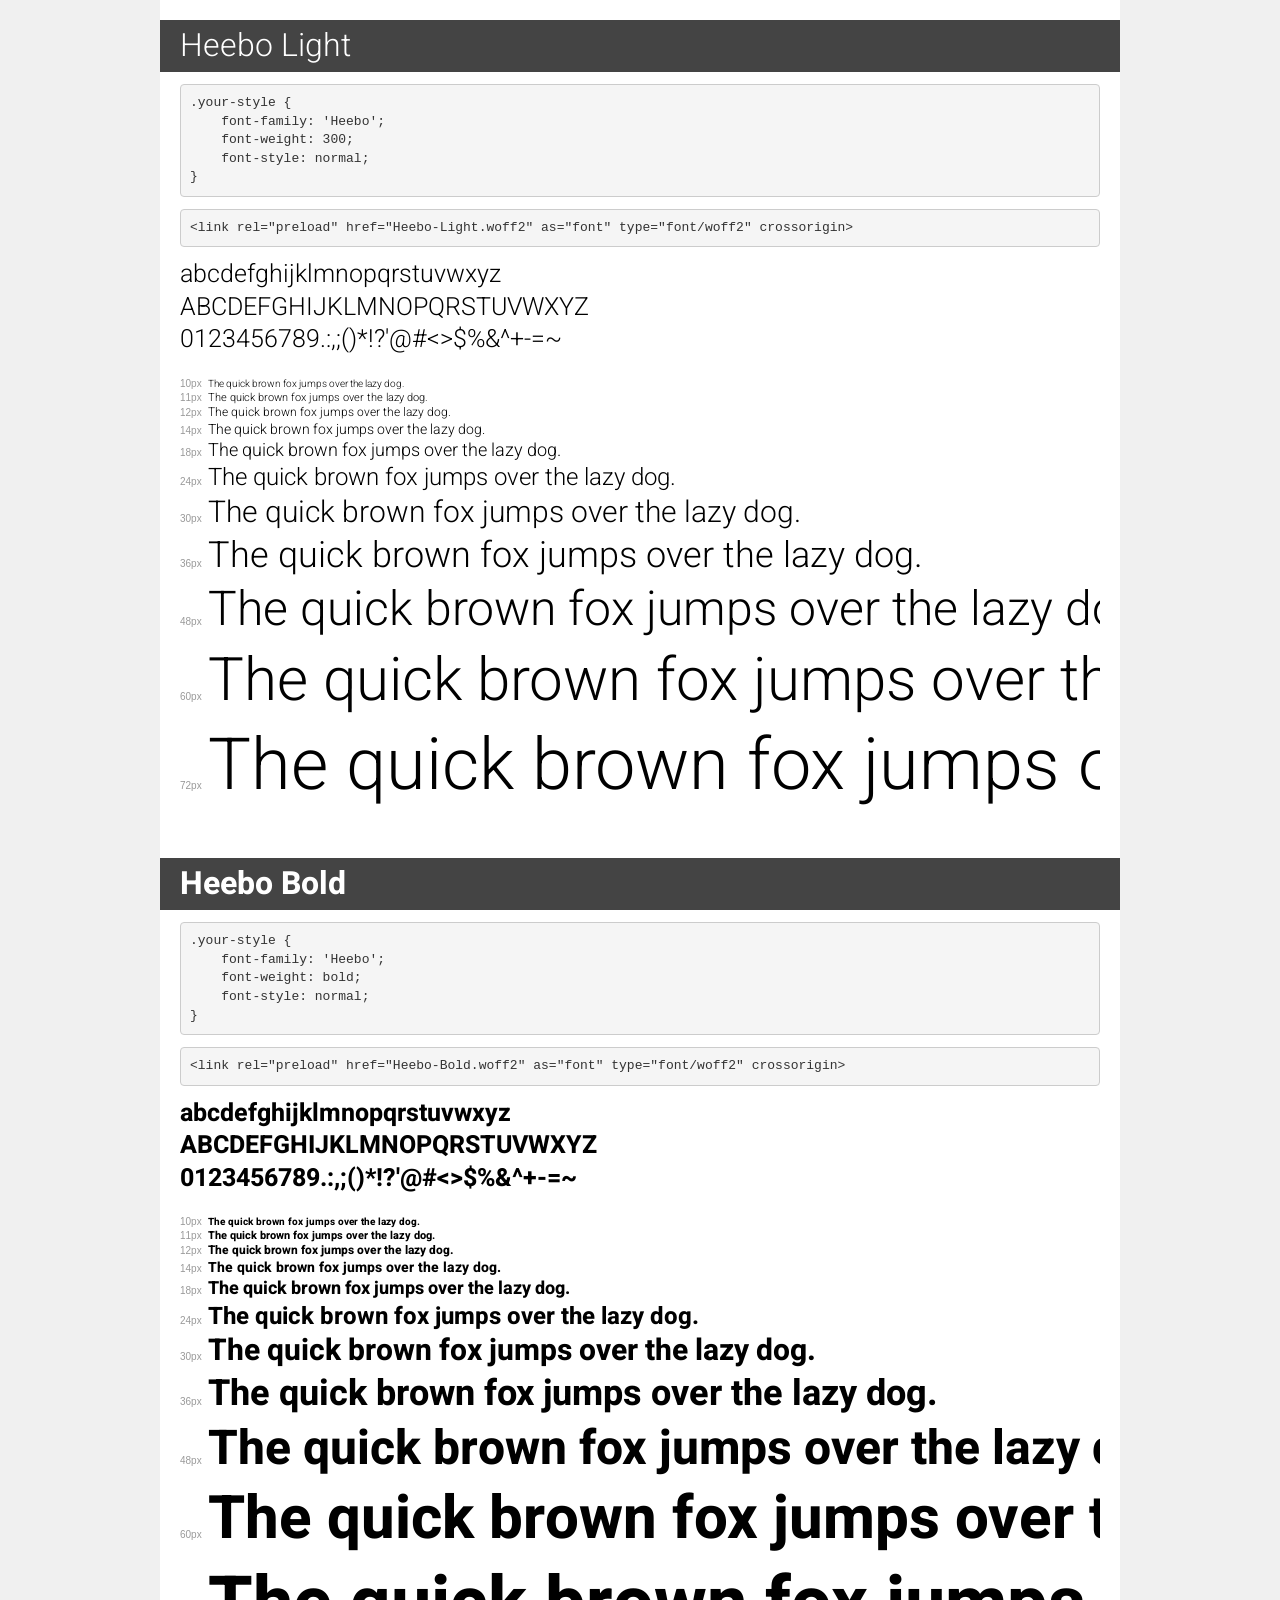
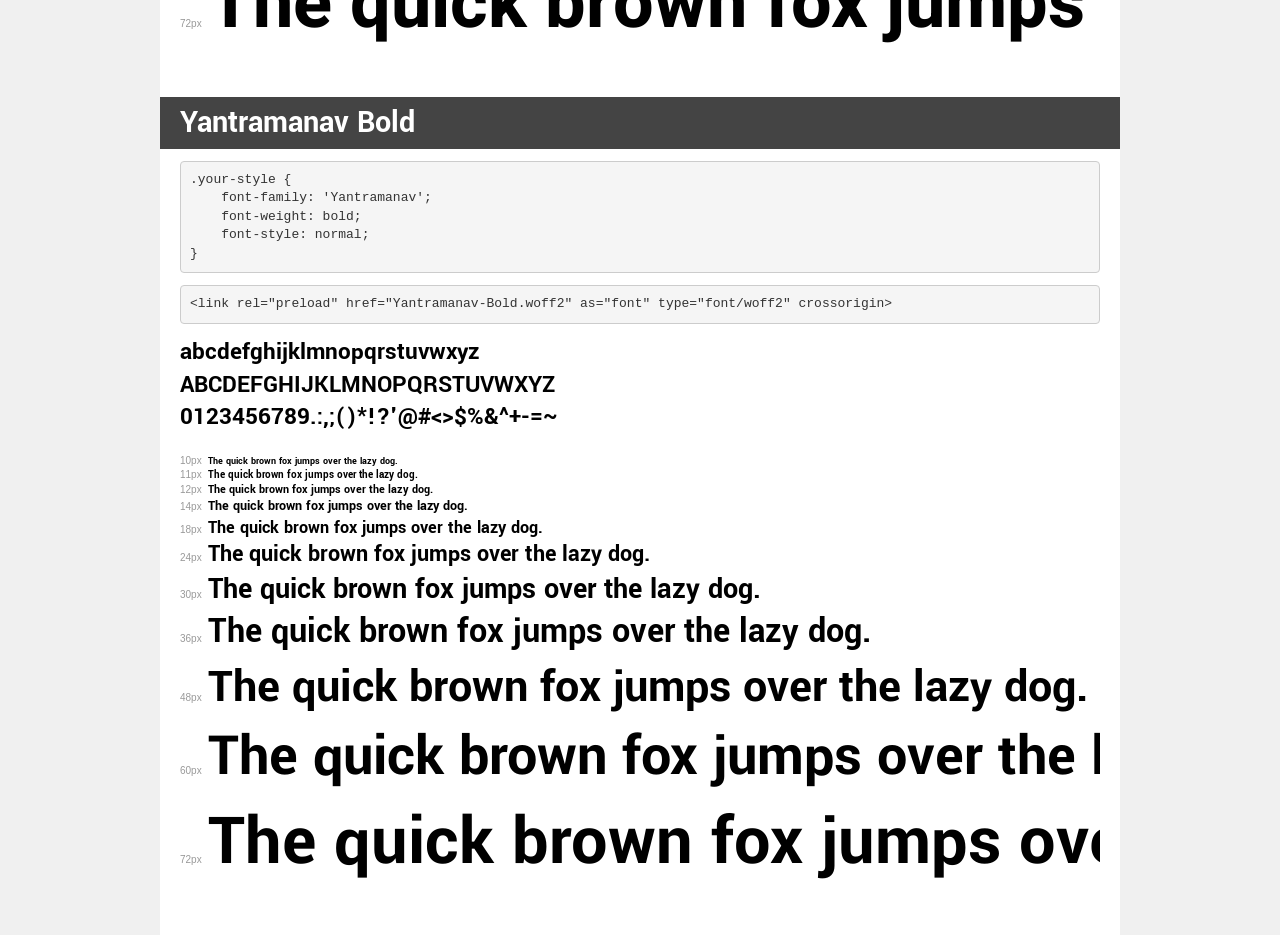
<file: fonts/demo.html>
<!DOCTYPE html>
<html lang="en">
<head>
    <meta charset="utf-8">
    <meta http-equiv="X-UA-Compatible" content="IE=edge">
    <meta name="viewport" content="width=device-width, initial-scale=1">
    <meta name="robots" content="noindex, noarchive">
    <meta name="format-detection" content="telephone=no">
    <title>Transfonter demo</title>
    <link href="stylesheet.css" rel="stylesheet">
    <style>
        /*
        http://meyerweb.com/eric/tools/css/reset/
        v2.0 | 20110126
        License: none (public domain)
        */
        html, body, div, span, applet, object, iframe,
        h1, h2, h3, h4, h5, h6, p, blockquote, pre,
        a, abbr, acronym, address, big, cite, code,
        del, dfn, em, img, ins, kbd, q, s, samp,
        small, strike, strong, sub, sup, tt, var,
        b, u, i, center,
        dl, dt, dd, ol, ul, li,
        fieldset, form, label, legend,
        table, caption, tbody, tfoot, thead, tr, th, td,
        article, aside, canvas, details, embed,
        figure, figcaption, footer, header, hgroup,
        menu, nav, output, ruby, section, summary,
        time, mark, audio, video {
            margin: 0;
            padding: 0;
            border: 0;
            font-size: 100%;
            font: inherit;
            vertical-align: baseline;
        }
        /* HTML5 display-role reset for older browsers */
        article, aside, details, figcaption, figure,
        footer, header, hgroup, menu, nav, section {
            display: block;
        }
        body {
            line-height: 1;
        }
        ol, ul {
            list-style: none;
        }
        blockquote, q {
            quotes: none;
        }
        blockquote:before, blockquote:after,
        q:before, q:after {
            content: '';
            content: none;
        }
        table {
            border-collapse: collapse;
            border-spacing: 0;
        }
        /* demo styles */
        body {
            background: #f0f0f0;
            color: #000;
        }
        .page {
            background: #fff;
            width: 920px;
            margin: 0 auto;
            padding: 20px 20px 0 20px;
            overflow: hidden;
        }
        .font-container {
            overflow-x: auto;
            overflow-y: hidden;
            margin-bottom: 40px;
            line-height: 1.3;
            white-space: nowrap;
            padding-bottom: 5px;
        }
        h1 {
            position: relative;
            background: #444;
            font-size: 32px;
            color: #fff;
            padding: 10px 20px;
            margin: 0 -20px 12px -20px;
        }
        .letters {
            font-size: 25px;
            margin-bottom: 20px;
        }
        .s10:before {
            content: '10px';
        }
        .s11:before {
            content: '11px';
        }
        .s12:before {
            content: '12px';
        }
        .s14:before {
            content: '14px';
        }
        .s18:before {
            content: '18px';
        }
        .s24:before {
            content: '24px';
        }
        .s30:before {
            content: '30px';
        }
        .s36:before {
            content: '36px';
        }
        .s48:before {
            content: '48px';
        }
        .s60:before {
            content: '60px';
        }
        .s72:before {
            content: '72px';
        }
        .s10:before, .s11:before, .s12:before, .s14:before,
        .s18:before, .s24:before, .s30:before, .s36:before,
        .s48:before, .s60:before, .s72:before {
            font-family: Arial, sans-serif;
            font-size: 10px;
            font-weight: normal;
            font-style: normal;
            color: #999;
            padding-right: 6px;
        }
        pre {
            display: block;
            padding: 9px;
            margin: 0 0 12px;
            font-family: Monaco, Menlo, Consolas, "Courier New", monospace;
            font-size: 13px;
            line-height: 1.428571429;
            color: #333;
            font-weight: normal;
            font-style: normal;
            background-color: #f5f5f5;
            border: 1px solid #ccc;
            overflow-x: auto;
            border-radius: 4px;
        }
        /* responsive */
        @media (max-width: 959px) {
            .page {
                width: auto;
                margin: 0;
            }
        }
    </style>
</head>
<body>
<div class="page">
    <div class="demo">
        <h1 style="font-family: 'Heebo'; font-weight: 300; font-style: normal;">Heebo Light</h1>
        <pre title="Usage">.your-style {
    font-family: 'Heebo';
    font-weight: 300;
    font-style: normal;
}</pre>
        <pre title="Preload (optional)">
&lt;link rel=&quot;preload&quot; href=&quot;Heebo-Light.woff2&quot; as=&quot;font&quot; type=&quot;font/woff2&quot; crossorigin&gt;</pre>
        <div class="font-container" style="font-family: 'Heebo'; font-weight: 300; font-style: normal;">
            <p class="letters">
                abcdefghijklmnopqrstuvwxyz<br>
ABCDEFGHIJKLMNOPQRSTUVWXYZ<br>
                0123456789.:,;()*!?'@#&lt;&gt;$%&^+-=~
            </p>
            <p class="s10" style="font-size: 10px;">The quick brown fox jumps over the lazy dog.</p>
            <p class="s11" style="font-size: 11px;">The quick brown fox jumps over the lazy dog.</p>
            <p class="s12" style="font-size: 12px;">The quick brown fox jumps over the lazy dog.</p>
            <p class="s14" style="font-size: 14px;">The quick brown fox jumps over the lazy dog.</p>
            <p class="s18" style="font-size: 18px;">The quick brown fox jumps over the lazy dog.</p>
            <p class="s24" style="font-size: 24px;">The quick brown fox jumps over the lazy dog.</p>
            <p class="s30" style="font-size: 30px;">The quick brown fox jumps over the lazy dog.</p>
            <p class="s36" style="font-size: 36px;">The quick brown fox jumps over the lazy dog.</p>
            <p class="s48" style="font-size: 48px;">The quick brown fox jumps over the lazy dog.</p>
            <p class="s60" style="font-size: 60px;">The quick brown fox jumps over the lazy dog.</p>
            <p class="s72" style="font-size: 72px;">The quick brown fox jumps over the lazy dog.</p>
        </div>
    </div>

    <div class="demo">
        <h1 style="font-family: 'Heebo'; font-weight: bold; font-style: normal;">Heebo Bold</h1>
        <pre title="Usage">.your-style {
    font-family: 'Heebo';
    font-weight: bold;
    font-style: normal;
}</pre>
        <pre title="Preload (optional)">
&lt;link rel=&quot;preload&quot; href=&quot;Heebo-Bold.woff2&quot; as=&quot;font&quot; type=&quot;font/woff2&quot; crossorigin&gt;</pre>
        <div class="font-container" style="font-family: 'Heebo'; font-weight: bold; font-style: normal;">
            <p class="letters">
                abcdefghijklmnopqrstuvwxyz<br>
ABCDEFGHIJKLMNOPQRSTUVWXYZ<br>
                0123456789.:,;()*!?'@#&lt;&gt;$%&^+-=~
            </p>
            <p class="s10" style="font-size: 10px;">The quick brown fox jumps over the lazy dog.</p>
            <p class="s11" style="font-size: 11px;">The quick brown fox jumps over the lazy dog.</p>
            <p class="s12" style="font-size: 12px;">The quick brown fox jumps over the lazy dog.</p>
            <p class="s14" style="font-size: 14px;">The quick brown fox jumps over the lazy dog.</p>
            <p class="s18" style="font-size: 18px;">The quick brown fox jumps over the lazy dog.</p>
            <p class="s24" style="font-size: 24px;">The quick brown fox jumps over the lazy dog.</p>
            <p class="s30" style="font-size: 30px;">The quick brown fox jumps over the lazy dog.</p>
            <p class="s36" style="font-size: 36px;">The quick brown fox jumps over the lazy dog.</p>
            <p class="s48" style="font-size: 48px;">The quick brown fox jumps over the lazy dog.</p>
            <p class="s60" style="font-size: 60px;">The quick brown fox jumps over the lazy dog.</p>
            <p class="s72" style="font-size: 72px;">The quick brown fox jumps over the lazy dog.</p>
        </div>
    </div>

    <div class="demo">
        <h1 style="font-family: 'Yantramanav'; font-weight: bold; font-style: normal;">Yantramanav Bold</h1>
        <pre title="Usage">.your-style {
    font-family: 'Yantramanav';
    font-weight: bold;
    font-style: normal;
}</pre>
        <pre title="Preload (optional)">
&lt;link rel=&quot;preload&quot; href=&quot;Yantramanav-Bold.woff2&quot; as=&quot;font&quot; type=&quot;font/woff2&quot; crossorigin&gt;</pre>
        <div class="font-container" style="font-family: 'Yantramanav'; font-weight: bold; font-style: normal;">
            <p class="letters">
                abcdefghijklmnopqrstuvwxyz<br>
ABCDEFGHIJKLMNOPQRSTUVWXYZ<br>
                0123456789.:,;()*!?'@#&lt;&gt;$%&^+-=~
            </p>
            <p class="s10" style="font-size: 10px;">The quick brown fox jumps over the lazy dog.</p>
            <p class="s11" style="font-size: 11px;">The quick brown fox jumps over the lazy dog.</p>
            <p class="s12" style="font-size: 12px;">The quick brown fox jumps over the lazy dog.</p>
            <p class="s14" style="font-size: 14px;">The quick brown fox jumps over the lazy dog.</p>
            <p class="s18" style="font-size: 18px;">The quick brown fox jumps over the lazy dog.</p>
            <p class="s24" style="font-size: 24px;">The quick brown fox jumps over the lazy dog.</p>
            <p class="s30" style="font-size: 30px;">The quick brown fox jumps over the lazy dog.</p>
            <p class="s36" style="font-size: 36px;">The quick brown fox jumps over the lazy dog.</p>
            <p class="s48" style="font-size: 48px;">The quick brown fox jumps over the lazy dog.</p>
            <p class="s60" style="font-size: 60px;">The quick brown fox jumps over the lazy dog.</p>
            <p class="s72" style="font-size: 72px;">The quick brown fox jumps over the lazy dog.</p>
        </div>
    </div>

</div>
</body>
</html>
</file>
<file: fonts/stylesheet.css>
@font-face {
    font-family: 'Heebo';
    src: url('Heebo-Light.woff2') format('woff2'),
        url('Heebo-Light.woff') format('woff');
    font-weight: 300;
    font-style: normal;
    font-display: swap;
}

@font-face {
    font-family: 'Heebo';
    src: url('Heebo-Bold.woff2') format('woff2'),
        url('Heebo-Bold.woff') format('woff');
    font-weight: bold;
    font-style: normal;
    font-display: swap;
}

@font-face {
    font-family: 'Yantramanav';
    src: url('Yantramanav-Bold.woff2') format('woff2'),
        url('Yantramanav-Bold.woff') format('woff');
    font-weight: bold;
    font-style: normal;
    font-display: swap;
}
</file>
